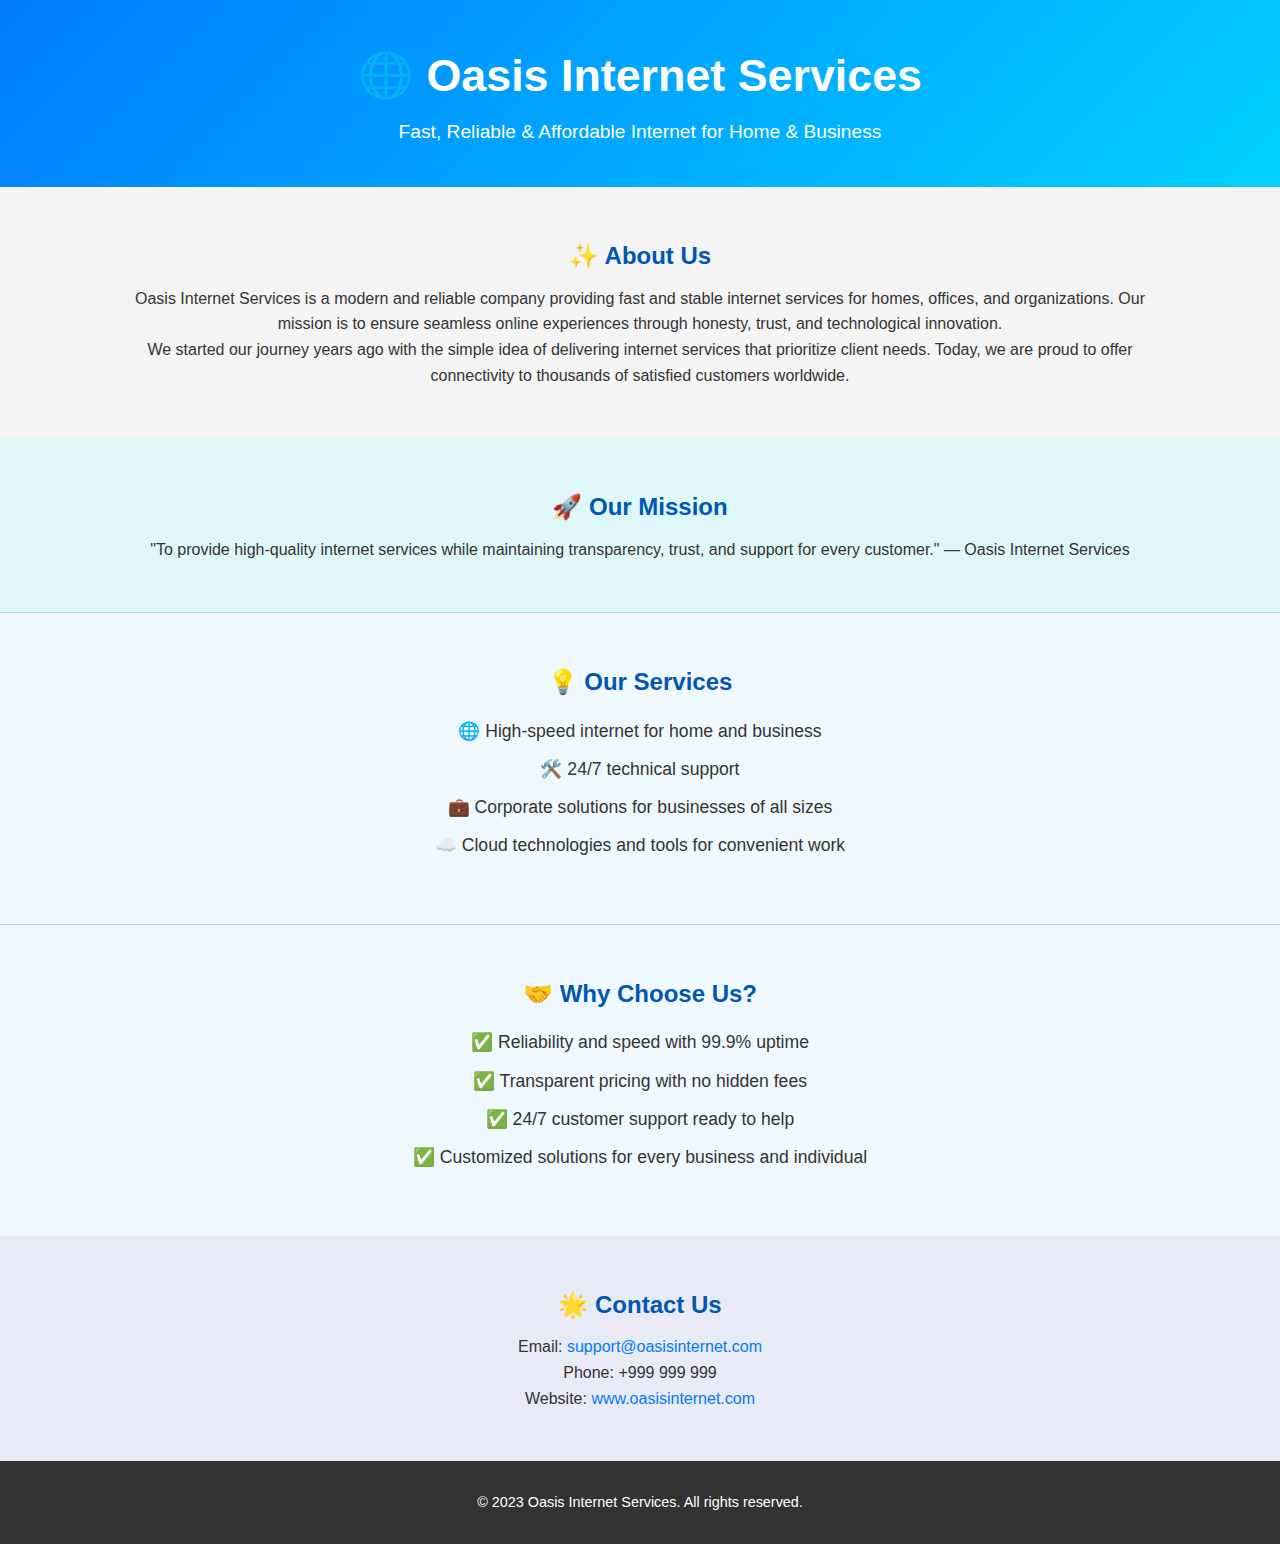
<file: aboutus.html>
<!DOCTYPE html>
<html lang="en">
<head>
  <meta charset="UTF-8">
  <meta name="viewport" content="width=device-width, initial-scale=1.0">
  <title>Oasis Internet Services</title>
  <style>
    /* General Reset */
    * {
      margin: 0;
      padding: 0;
      box-sizing: border-box;
    }

    /* Base Styles */
    body {
      font-family: 'Arial', sans-serif;
      line-height: 1.6;
      color: #333;
    }

    /* Header Section */
    header {
      background: linear-gradient(135deg, #007bff, #00d1ff);
      color: #fff;
      padding: 20px 0;
      text-align: center;
    }

    header h1 {
      font-size: 2.8em;
      margin-bottom: 5px;
    }

    header p {
      font-size: 1.2em;
    }

    /* Section Container */
    .container {
      width: 80%;
      margin: 0 auto;
      padding: 20px 0;
    }

    /* About Us Section */
    .about,
    .mission,
    .services,
    .why-choose-us,
    .contact {
      padding: 30px 0;
      text-align: center;
    }

    .about {
      background-color: #f4f4f4;
    }

    .mission {
      background: #e0f7fa;
    }

    .services,
    .why-choose-us {
      background: #f0f8ff;
      border-top: 1px solid #ccc;
    }

    .contact {
      background-color: #e8eaf6;
    }

    /* Section Titles */
    h2 {
      margin-bottom: 10px;
      color: #0056b3;
    }

    /* Services & Features List */
    ul {
      list-style: none;
      margin: 15px 0;
      padding: 0;
    }

    li {
      margin: 10px 0;
      font-size: 1.1em;
    }

    /* Links */
    a {
      text-decoration: none;
      color: #007bff;
    }

    a:hover {
      color: #0056b3;
    }

    /* Footer */
    footer {
      text-align: center;
      padding: 10px 0;
      background: #333;
      color: #fff;
      font-size: 0.9em;
    }

    /* Responsive Design */
    @media (max-width: 768px) {
      header h1 {
        font-size: 2.2em;
      }

      header p,
      h2 {
        font-size: 1em;
      }

      li {
        font-size: 0.9em;
      }
    }
  </style>
</head>
<body>
  <!-- Header Section -->
  <header>
    <div class="container">
      <h1>🌐 Oasis Internet Services</h1>
      <p>Fast, Reliable & Affordable Internet for Home & Business</p>
    </div>
  </header>

  <!-- About Us Section -->
  <section class="about">
    <div class="container">
      <h2>✨ About Us</h2>
      <p>Oasis Internet Services is a modern and reliable company providing fast and stable internet services for homes, offices, and organizations. Our mission is to ensure seamless online experiences through honesty, trust, and technological innovation.</p>
      <p>We started our journey years ago with the simple idea of delivering internet services that prioritize client needs. Today, we are proud to offer connectivity to thousands of satisfied customers worldwide.</p>
    </div>
  </section>

  <!-- Mission Section -->
  <section class="mission">
    <div class="container">
      <h2>🚀 Our Mission</h2>
      <p>"To provide high-quality internet services while maintaining transparency, trust, and support for every customer." — Oasis Internet Services</p>
    </div>
  </section>

  <!-- Services Section -->
  <section class="services">
    <div class="container">
      <h2>💡 Our Services</h2>
      <ul>
        <li>🌐 High-speed internet for home and business</li>
        <li>🛠️ 24/7 technical support</li>
        <li>💼 Corporate solutions for businesses of all sizes</li>
        <li>☁️ Cloud technologies and tools for convenient work</li>
      </ul>
    </div>
  </section>

  <!-- Why Choose Us Section -->
  <section class="why-choose-us">
    <div class="container">
      <h2>🤝 Why Choose Us?</h2>
      <ul>
        <li>✅ Reliability and speed with 99.9% uptime</li>
        <li>✅ Transparent pricing with no hidden fees</li>
        <li>✅ 24/7 customer support ready to help</li>
        <li>✅ Customized solutions for every business and individual</li>
      </ul>
    </div>
  </section>

  <!-- Contact Section -->
  <section class="contact">
    <div class="container">
      <h2>🌟 Contact Us</h2>
      <p>Email: <a href="mailto:support@oasisinternet.com">support@oasisinternet.com</a></p>
      <p>Phone: +999 999 999</p>
      <p>Website: <a href="https://www.oasisinternet.com">www.oasisinternet.com</a></p>
    </div>
  </section>

  <!-- Footer Section -->
  <footer>
    <div class="container">
      <p>&copy; 2023 Oasis Internet Services. All rights reserved.</p>
    </div>
  </footer>
</body>
</html>
</file>
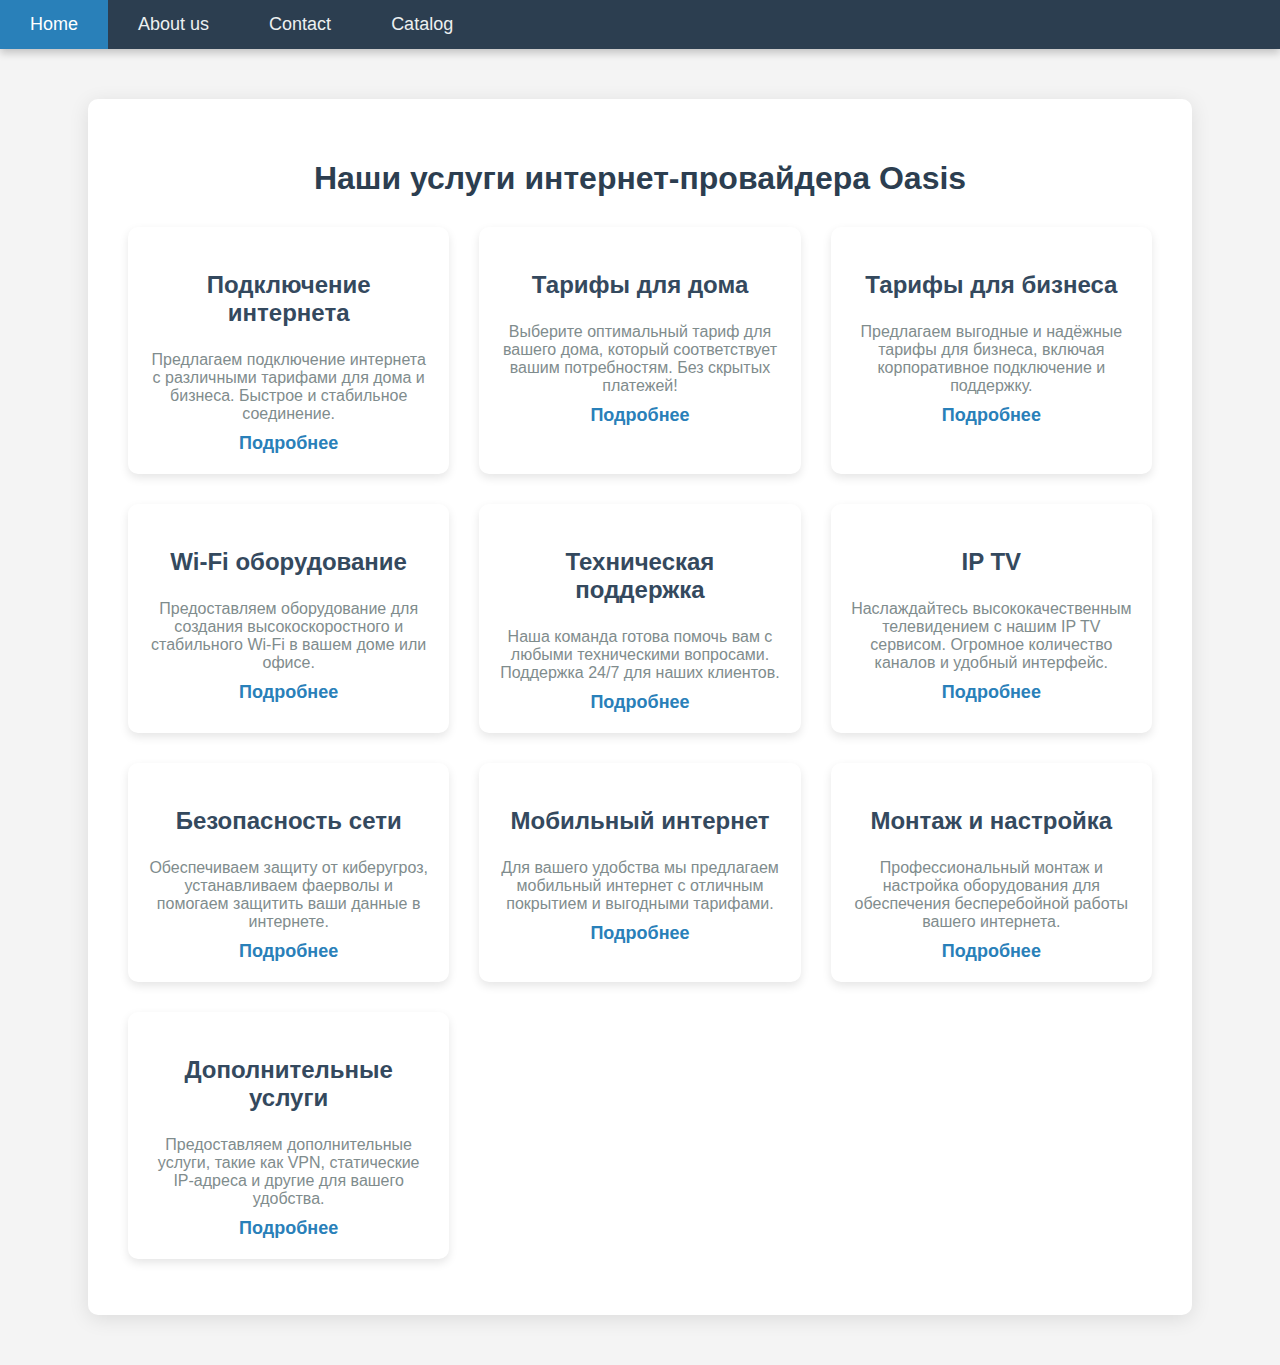
<file: catalog.html>
<!DOCTYPE html>
<html lang="ru">
<head>
    <meta charset="UTF-8">
    <meta name="viewport" content="width=device-width, initial-scale=1.0">
    <title>Каталог услуг компании Oasis</title>
    <style>
        body {
            font-family: 'Arial', sans-serif;
            margin: 0;
            padding: 0;
            background-color: #f4f4f4;
        }

        /* Навигационная панель */
        .navbar {
            background-color: #2c3e50;
            overflow: hidden;
            box-shadow: 0 4px 8px rgba(0, 0, 0, 0.2);
        }

        .navbar a {
            float: left;
            display: block;
            color: #ecf0f1;
            text-align: center;
            padding: 14px 30px;
            text-decoration: none;
            font-size: 18px;
            transition: background-color 0.3s ease, color 0.3s ease;
        }

        .navbar a:hover {
            background-color: #2980b9;
            color: white;
        }

        /* Контейнер каталога */
        .container {
            width: 80%;
            margin: 50px auto;
            background-color: #fff;
            padding: 40px;
            border-radius: 10px;
            box-shadow: 0 4px 20px rgba(0, 0, 0, 0.1);
        }

        h1 {
            text-align: center;
            color: #2c3e50;
            font-size: 32px;
            margin-bottom: 30px;
        }

        /* Список услуг */
        .catalog {
            display: grid;
            grid-template-columns: repeat(auto-fill, minmax(300px, 1fr));
            gap: 30px;
            list-style-type: none;
            padding: 0;
        }

        .catalog-item {
            background-color: #fff;
            border-radius: 10px;
            box-shadow: 0 4px 10px rgba(0, 0, 0, 0.1);
            padding: 20px;
            text-align: center;
            transition: transform 0.3s ease, box-shadow 0.3s ease;
        }

        .catalog-item:hover {
            transform: translateY(-10px);
            box-shadow: 0 6px 15px rgba(0, 0, 0, 0.2);
        }

        .catalog-item h3 {
            font-size: 24px;
            color: #34495e;
        }

        .catalog-item p {
            color: #7f8c8d;
            font-size: 16px;
            margin: 10px 0;
        }

        .catalog-item a {
            text-decoration: none;
            color: #2980b9;
            font-weight: bold;
            font-size: 18px;
        }

        .catalog-item a:hover {
            color: #3498db;
        }

    </style>
</head>
<body>
    <!-- Навигационная панель -->
    <div class="navbar">
        <a href="index.html">Home</a>
        <a href="aboutus.html">About us</a>
        <a href="contact.html">Contact</a>
        <a href="catalog.html">Catalog</a>
    </div>

    <!-- Контент -->
    <div class="container">
        <h1>Наши услуги интернет-провайдера Oasis</h1>
        <ul class="catalog">
            <li class="catalog-item">
                <h3>Подключение интернета</h3>
                <p>Предлагаем подключение интернета с различными тарифами для дома и бизнеса. Быстрое и стабильное соединение.</p>
                <a href="#">Подробнее</a>
            </li>
            <li class="catalog-item">
                <h3>Тарифы для дома</h3>
                <p>Выберите оптимальный тариф для вашего дома, который соответствует вашим потребностям. Без скрытых платежей!</p>
                <a href="#">Подробнее</a>
            </li>
            <li class="catalog-item">
                <h3>Тарифы для бизнеса</h3>
                <p>Предлагаем выгодные и надёжные тарифы для бизнеса, включая корпоративное подключение и поддержку.</p>
                <a href="#">Подробнее</a>
            </li>
            <li class="catalog-item">
                <h3>Wi-Fi оборудование</h3>
                <p>Предоставляем оборудование для создания высокоскоростного и стабильного Wi-Fi в вашем доме или офисе.</p>
                <a href="#">Подробнее</a>
            </li>
            <li class="catalog-item">
                <h3>Техническая поддержка</h3>
                <p>Наша команда готова помочь вам с любыми техническими вопросами. Поддержка 24/7 для наших клиентов.</p>
                <a href="#">Подробнее</a>
            </li>
            <li class="catalog-item">
                <h3>IP TV</h3>
                <p>Наслаждайтесь высококачественным телевидением с нашим IP TV сервисом. Огромное количество каналов и удобный интерфейс.</p>
                <a href="#">Подробнее</a>
            </li>
            <li class="catalog-item">
                <h3>Безопасность сети</h3>
                <p>Обеспечиваем защиту от киберугроз, устанавливаем фаерволы и помогаем защитить ваши данные в интернете.</p>
                <a href="#">Подробнее</a>
            </li>
            <li class="catalog-item">
                <h3>Мобильный интернет</h3>
                <p>Для вашего удобства мы предлагаем мобильный интернет с отличным покрытием и выгодными тарифами.</p>
                <a href="#">Подробнее</a>
            </li>
            <li class="catalog-item">
                <h3>Монтаж и настройка</h3>
                <p>Профессиональный монтаж и настройка оборудования для обеспечения бесперебойной работы вашего интернета.</p>
                <a href="#">Подробнее</a>
            </li>
            <li class="catalog-item">
                <h3>Дополнительные услуги</h3>
                <p>Предоставляем дополнительные услуги, такие как VPN, статические IP-адреса и другие для вашего удобства.</p>
                <a href="#">Подробнее</a>
            </li>
        </ul>
    </div>
</body>
</html>
</file>
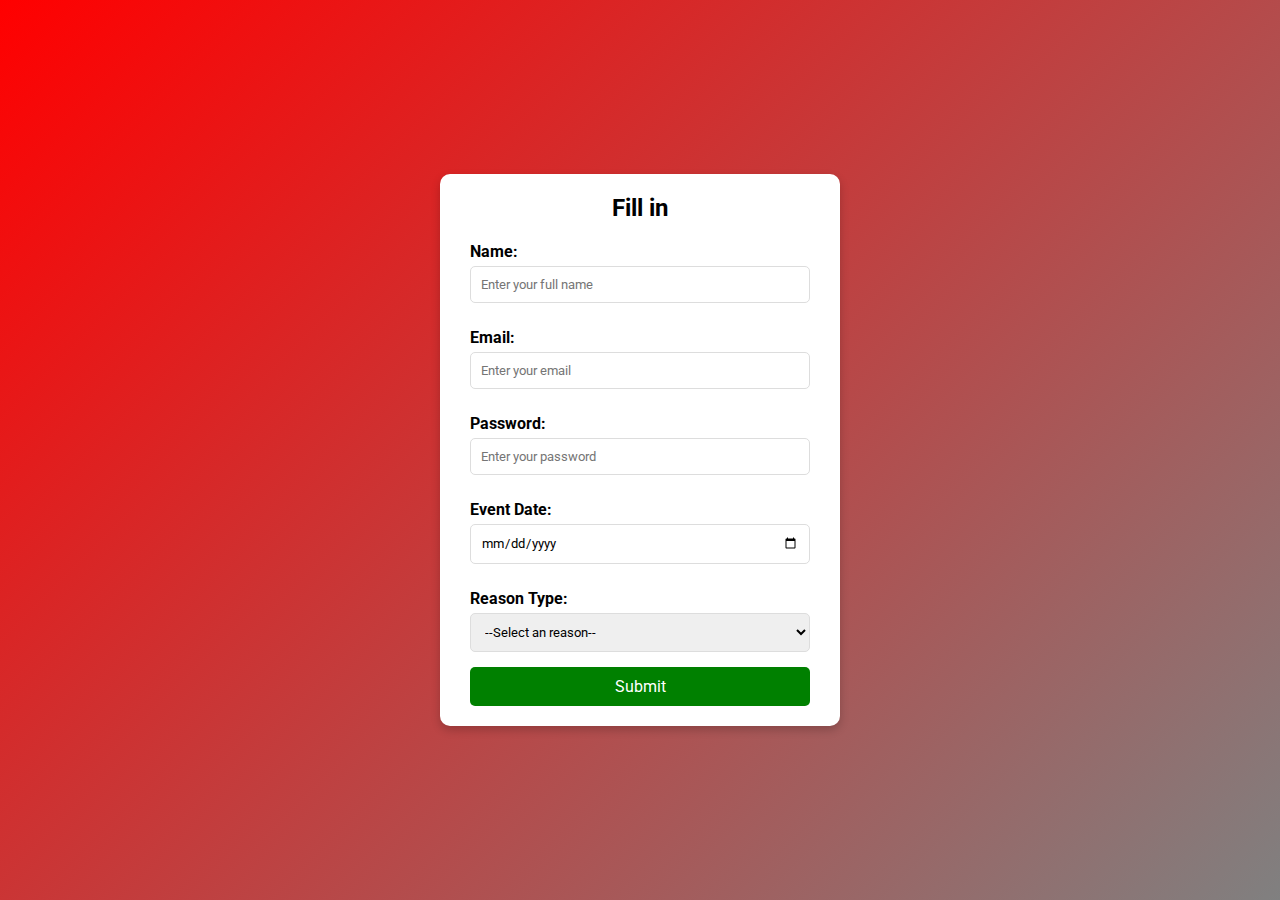
<file: contact.html>
<!DOCTYPE html>
<html lang="en">
<head>
    <meta charset="UTF-8">
    <meta name="viewport" content="width=device-width, initial-scale=1.0">
    <title>Event Registration</title>
    <link href="https://fonts.googleapis.com/css2?family=Roboto:wght@400;700&display=swap" rel="stylesheet">
    <style>
        * {
            margin: 0;
            padding: 0;
            box-sizing: border-box;
            font-family: 'Roboto', sans-serif;
        }
        body {
            display: flex;
            justify-content: center;
            align-items: center;
            min-height: 100vh;
            background: linear-gradient(135deg, red, gray);
        }
        form {
            background-color: white;
            padding: 20px 30px;
            border-radius: 10px;
            box-shadow: 0 4px 10px rgba(0, 0, 0, 0.2);
            width: 100%;
            max-width: 400px;
            animation: fadeIn 1s ease-in-out;
        }
        @keyframes fadeIn {
            from {
                opacity: 0;
                transform: translateY(-20px);
            }
            to {
                opacity: 1;
                transform: translateY(0);
            }
        }
        h2 {
            text-align: center;
            margin-bottom: 20px;
            color: black;
        }
        label {
            display: block;
            margin: 10px 0 5px;
            font-weight: 700;
            color: black;
        }
        input, select {
            width: 100%;
            padding: 10px;
            margin-bottom: 15px;
            border: 1px solid #ddd;
            border-radius: 5px;
            transition: border-color 0.3s;
        }
        input:focus, select:focus {
            outline: none;
            border-color: white;
            box-shadow: 0 0 5px rgba(33, 147, 176, 0.5);
        }
        button {
            width: 100%;
            background-color: green;
            color: #fff;
            padding: 10px;
            border: none;
            border-radius: 5px;
            font-size: 1em;
            cursor: pointer;
            transition: background-color 0.3s, transform 0.2s;
        }
        button:hover {
            background-color: gray;
            transform: scale(1.02);
        }
    </style>
</head>
<body>
    <form action="/submit_registration" method="post">
        <h2>Fill in</h2>

        <label for="fullName">Name:</label>
        <input type="text" id="fullName" name="fullName" placeholder="Enter your full name" required>

        <label for="email">Email:</label>
        <input type="email" id="email" name="email" placeholder="Enter your email" required>

        <label for="password">Password:</label>
        <input type="password" id="password" name="password" minlength="8" placeholder="Enter your password" required>

        <label for="eventDate">Event Date:</label>
        <input type="date" id="eventDate" name="eventDate">

        <label for="eventType">Reason Type:</label>
        <select id="eventType" name="eventType" required>
            <option value="">--Select an reason--</option>
            <option value="workshop">Problem</option>
            <option value="seminar">Help</option>
            <option value="conference">Other</option>
        </select>

        <button type="submit">Submit</button>
    </form>
</body>
</html>
</file>
